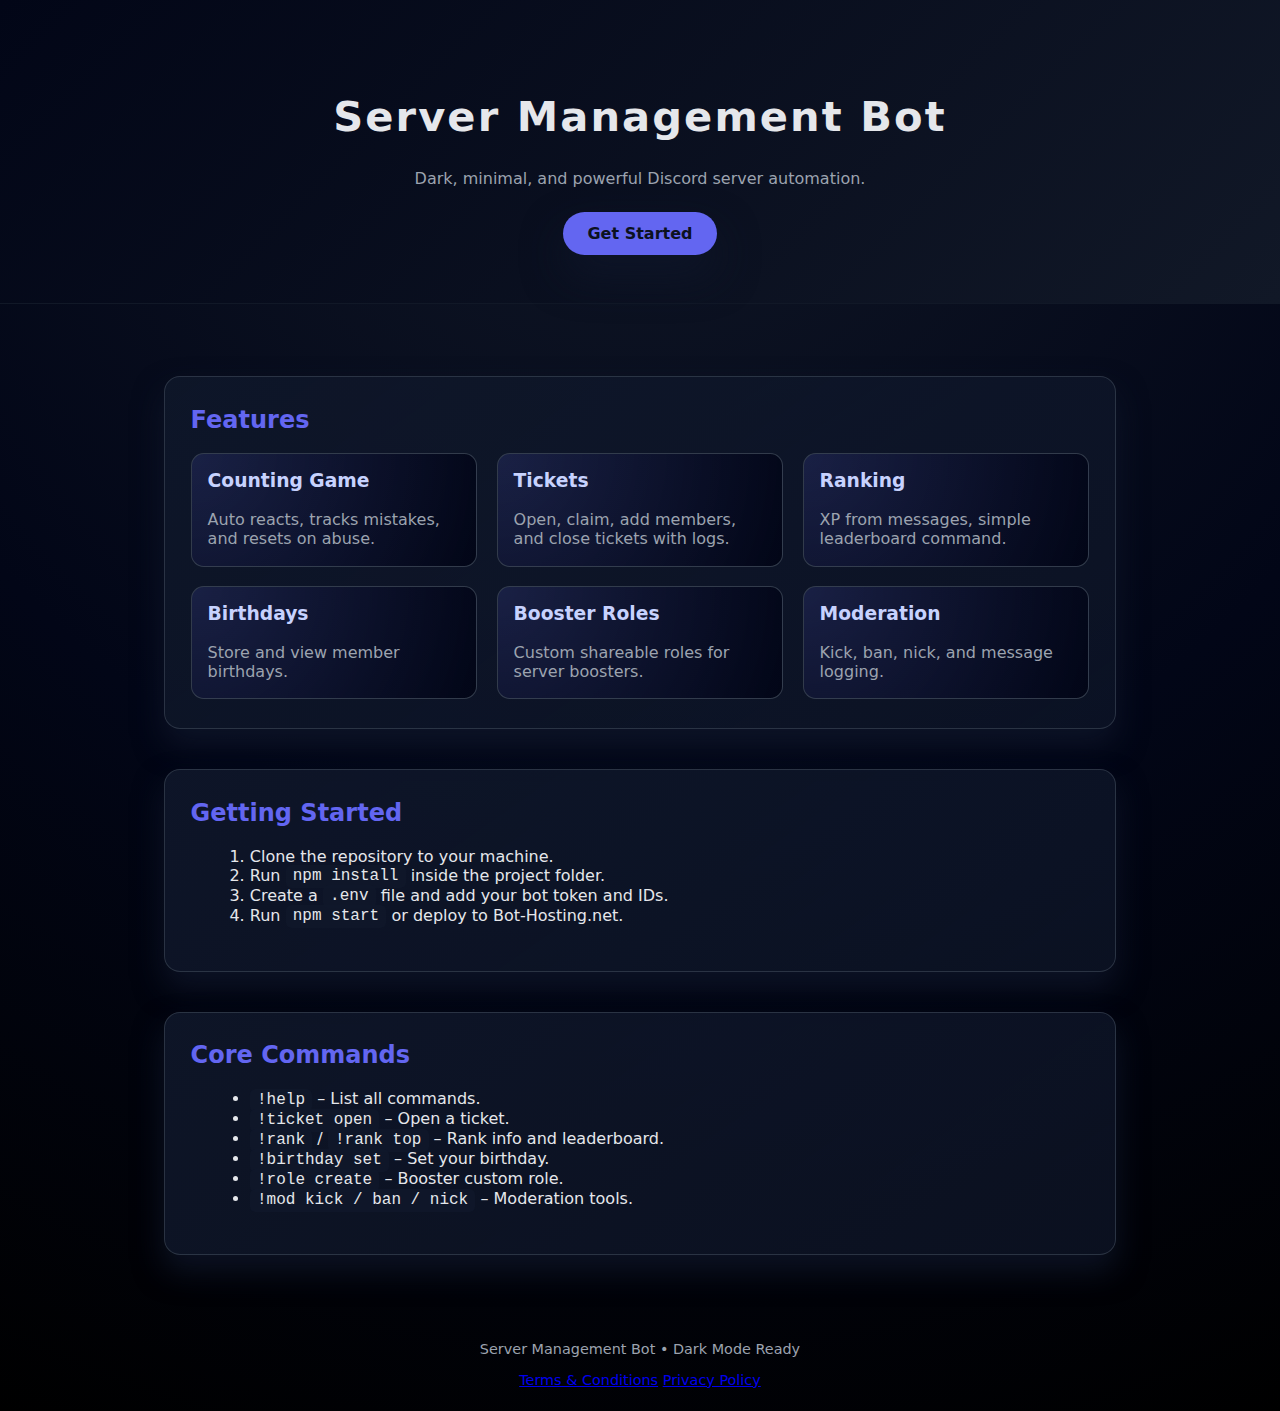
<file: index.html>
<!DOCTYPE html>
<html lang="en">
  <head>
    <meta charset="UTF-8" />
    <title>Server Management Bot</title>
    <meta name="viewport" content="width=device-width, initial-scale=1.0" />
    <link rel="stylesheet" href="style.css" />
  </head>
  <body>
    <header class="hero">
      <h1>Server Management Bot</h1>
      <p>Dark, minimal, and powerful Discord server automation.</p>
      <a href="#getting-started" class="btn-primary">Get Started</a>
    </header>

    <main>
      <section class="section" id="features">
        <h2>Features</h2>
        <div class="grid">
          <div class="card">
            <h3>Counting Game</h3>
            <p>Auto reacts, tracks mistakes, and resets on abuse.</p>
          </div>
          <div class="card">
            <h3>Tickets</h3>
            <p>Open, claim, add members, and close tickets with logs.</p>
          </div>
          <div class="card">
            <h3>Ranking</h3>
            <p>XP from messages, simple leaderboard command.</p>
          </div>
          <div class="card">
            <h3>Birthdays</h3>
            <p>Store and view member birthdays.</p>
          </div>
          <div class="card">
            <h3>Booster Roles</h3>
            <p>Custom shareable roles for server boosters.</p>
          </div>
          <div class="card">
            <h3>Moderation</h3>
            <p>Kick, ban, nick, and message logging.</p>
          </div>
        </div>
      </section>

      <section class="section" id="getting-started">
        <h2>Getting Started</h2>
        <ol>
          <li>Clone the repository to your machine.</li>
          <li>Run <code>npm install</code> inside the project folder.</li>
          <li>Create a <code>.env</code> file and add your bot token and IDs.</li>
          <li>Run <code>npm start</code> or deploy to Bot-Hosting.net.</li>
        </ol>
      </section>

      <section class="section" id="commands">
        <h2>Core Commands</h2>
        <ul>
          <li><code>!help</code> – List all commands.</li>
          <li><code>!ticket open</code> – Open a ticket.</li>
          <li><code>!rank</code> / <code>!rank top</code> – Rank info and leaderboard.</li>
          <li><code>!birthday set</code> – Set your birthday.</li>
          <li><code>!role create</code> – Booster custom role.</li>
          <li><code>!mod kick / ban / nick</code> – Moderation tools.</li>
        </ul>
      </section>
    </main>

    <footer>
      <p>Server Management Bot • Dark Mode Ready</p>
      <a href="terms.html">Terms & Conditions</a>
      <a href="privacy.html">Privacy Policy</a
    </footer>

    <script src="script.js"></script>
  </body>
</html>
</file>
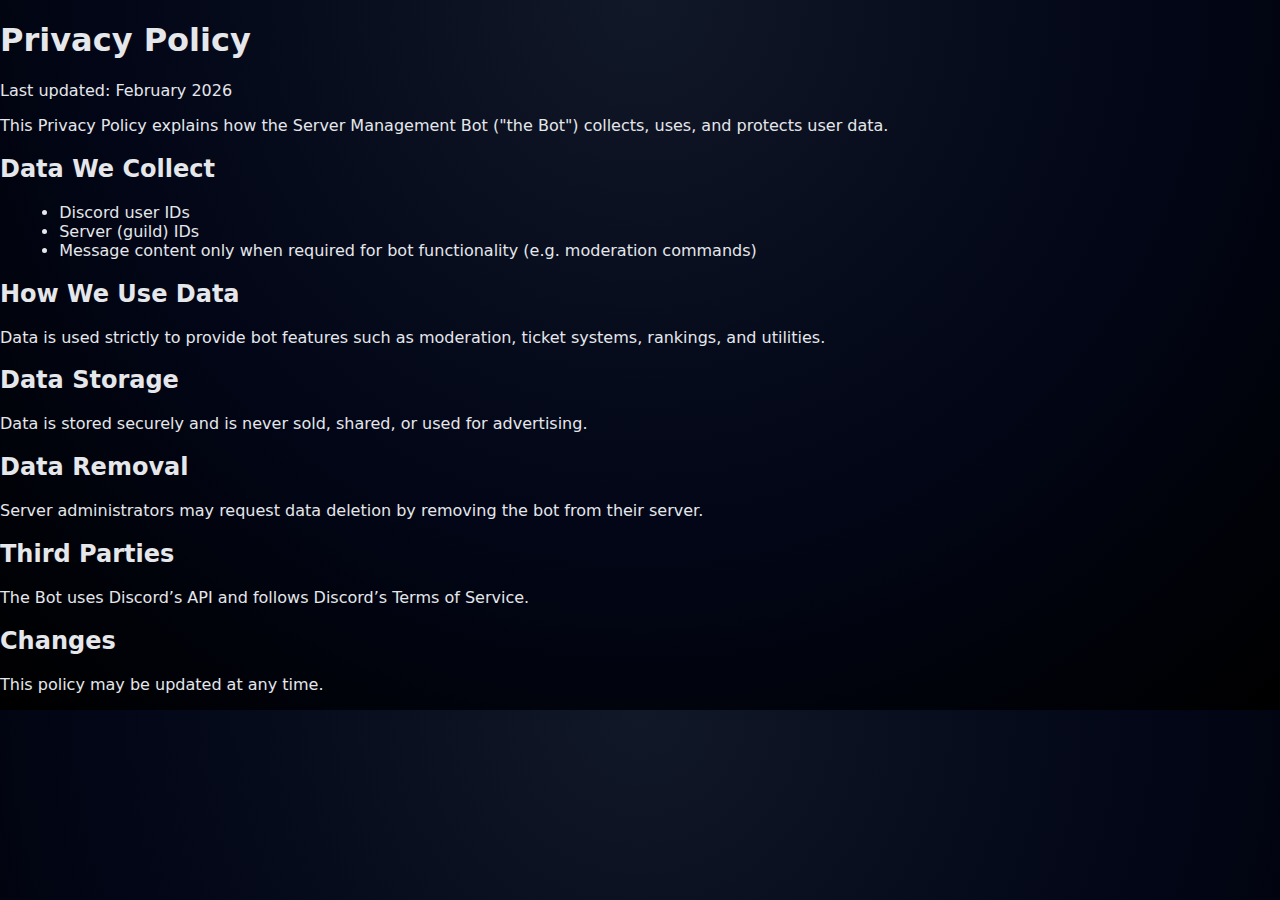
<file: privacy.html>
<!DOCTYPE html>
<html lang="en">
<head>
  <meta charset="UTF-8" />
  <title>Privacy Policy</title>
  <link rel="stylesheet" href="style.css" />
</head>
<body>
  <h1>Privacy Policy</h1>

  <p>Last updated: February 2026</p>

  <p>
    This Privacy Policy explains how the Server Management Bot ("the Bot")
    collects, uses, and protects user data.
  </p>

  <h2>Data We Collect</h2>
  <ul>
    <li>Discord user IDs</li>
    <li>Server (guild) IDs</li>
    <li>Message content only when required for bot functionality (e.g. moderation commands)</li>
  </ul>

  <h2>How We Use Data</h2>
  <p>
    Data is used strictly to provide bot features such as moderation,
    ticket systems, rankings, and utilities.
  </p>

  <h2>Data Storage</h2>
  <p>
    Data is stored securely and is never sold, shared, or used for advertising.
  </p>

  <h2>Data Removal</h2>
  <p>
    Server administrators may request data deletion by removing the bot
    from their server.
  </p>

  <h2>Third Parties</h2>
  <p>
    The Bot uses Discord’s API and follows Discord’s Terms of Service.
  </p>

  <h2>Changes</h2>
  <p>
    This policy may be updated at any time.
  </p>
</body>
</html>
</file>
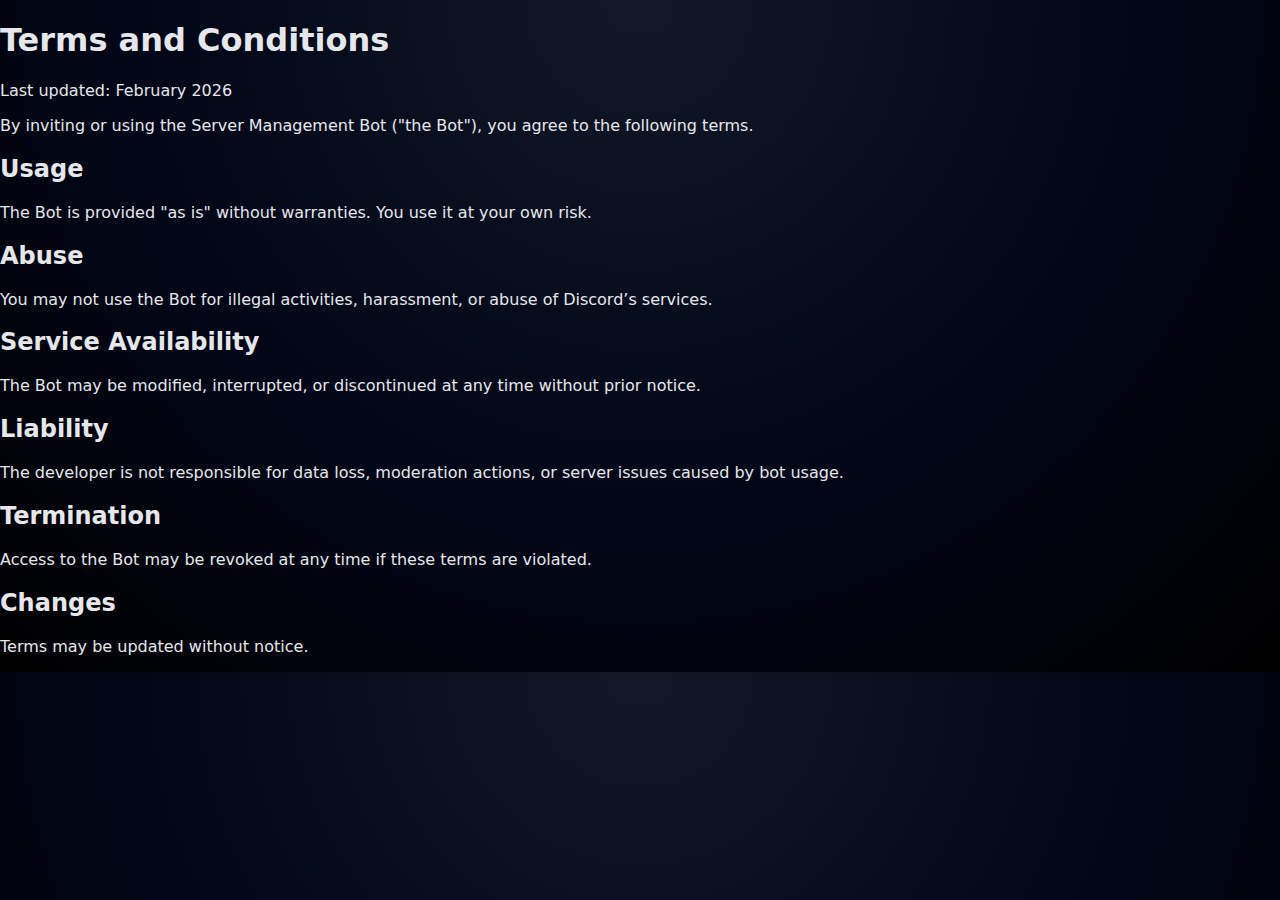
<file: terms.html>
<!DOCTYPE html>
<html lang="en">
<head>
  <meta charset="UTF-8" />
  <title>Terms and Conditions</title>
  <link rel="stylesheet" href="style.css" />
</head>
<body>
  <h1>Terms and Conditions</h1>

  <p>Last updated: February 2026</p>

  <p>
    By inviting or using the Server Management Bot ("the Bot"),
    you agree to the following terms.
  </p>

  <h2>Usage</h2>
  <p>
    The Bot is provided "as is" without warranties.
    You use it at your own risk.
  </p>

  <h2>Abuse</h2>
  <p>
    You may not use the Bot for illegal activities,
    harassment, or abuse of Discord’s services.
  </p>

  <h2>Service Availability</h2>
  <p>
    The Bot may be modified, interrupted, or discontinued at any time
    without prior notice.
  </p>

  <h2>Liability</h2>
  <p>
    The developer is not responsible for data loss,
    moderation actions, or server issues caused by bot usage.
  </p>

  <h2>Termination</h2>
  <p>
    Access to the Bot may be revoked at any time if these terms are violated.
  </p>

  <h2>Changes</h2>
  <p>
    Terms may be updated without notice.
  </p>
</body>
</html>
</file>
<file: style.css>
:root {
  --bg: #020617;
  --bg-alt: #030712;
  --card-bg: #020617;
  --accent: #6366f1;
  --accent-soft: rgba(99, 102, 241, 0.2);
  --text: #e5e7eb;
  --muted: #9ca3af;
  --border: #111827;
}

*,
*::before,
*::after {
  box-sizing: border-box;
}

body {
  margin: 0;
  font-family: system-ui, -apple-system, BlinkMacSystemFont, "Inter", sans-serif;
  background: radial-gradient(circle at top, #111827 0, #020617 55%, #000 100%);
  color: var(--text);
}

.hero {
  text-align: center;
  padding: 4rem 1.5rem 3rem;
  background: linear-gradient(135deg, #020617, #111827);
  border-bottom: 1px solid var(--border);
}

.hero h1 {
  font-size: 2.6rem;
  letter-spacing: 0.05em;
}

.hero p {
  max-width: 600px;
  margin: 0.75rem auto 1.5rem;
  color: var(--muted);
}

.btn-primary {
  display: inline-block;
  padding: 0.75rem 1.5rem;
  border-radius: 999px;
  background: var(--accent);
  color: #0b1120;
  text-decoration: none;
  font-weight: 600;
  box-shadow: 0 20px 40px rgba(15, 23, 42, 0.8);
}

main {
  max-width: 1000px;
  margin: 0 auto;
  padding: 2rem 1.5rem 3rem;
}

.section {
  margin-top: 2.5rem;
  background: linear-gradient(145deg, rgba(15, 23, 42, 0.9), rgba(15, 23, 42, 0.7));
  border-radius: 1rem;
  padding: 1.8rem 1.6rem;
  border: 1px solid rgba(55, 65, 81, 0.7);
  box-shadow: 0 16px 30px rgba(15, 23, 42, 0.8);
}

.section h2 {
  margin-top: 0;
  color: var(--accent);
}

.grid {
  display: grid;
  gap: 1.2rem;
  grid-template-columns: repeat(auto-fit, minmax(220px, 1fr));
  margin-top: 1.2rem;
}

.card {
  background: radial-gradient(circle at top left, rgba(99, 102, 241, 0.15), var(--card-bg));
  padding: 1rem 1rem 1.1rem;
  border-radius: 0.8rem;
  border: 1px solid rgba(55, 65, 81, 0.9);
}

.card h3 {
  margin-top: 0;
  color: #c7d2fe;
}

.card p {
  margin-bottom: 0;
  color: var(--muted);
}

code {
  background: rgba(15, 23, 42, 0.9);
  padding: 0.15rem 0.45rem;
  border-radius: 0.35rem;
  font-family: "Fira Code", monospace;
}

ol,
ul {
  margin-left: 1.2rem;
}

footer {
  text-align: center;
  padding: 1.5rem 0 2rem;
  color: var(--muted);
  font-size: 0.9rem;
}
</file>
